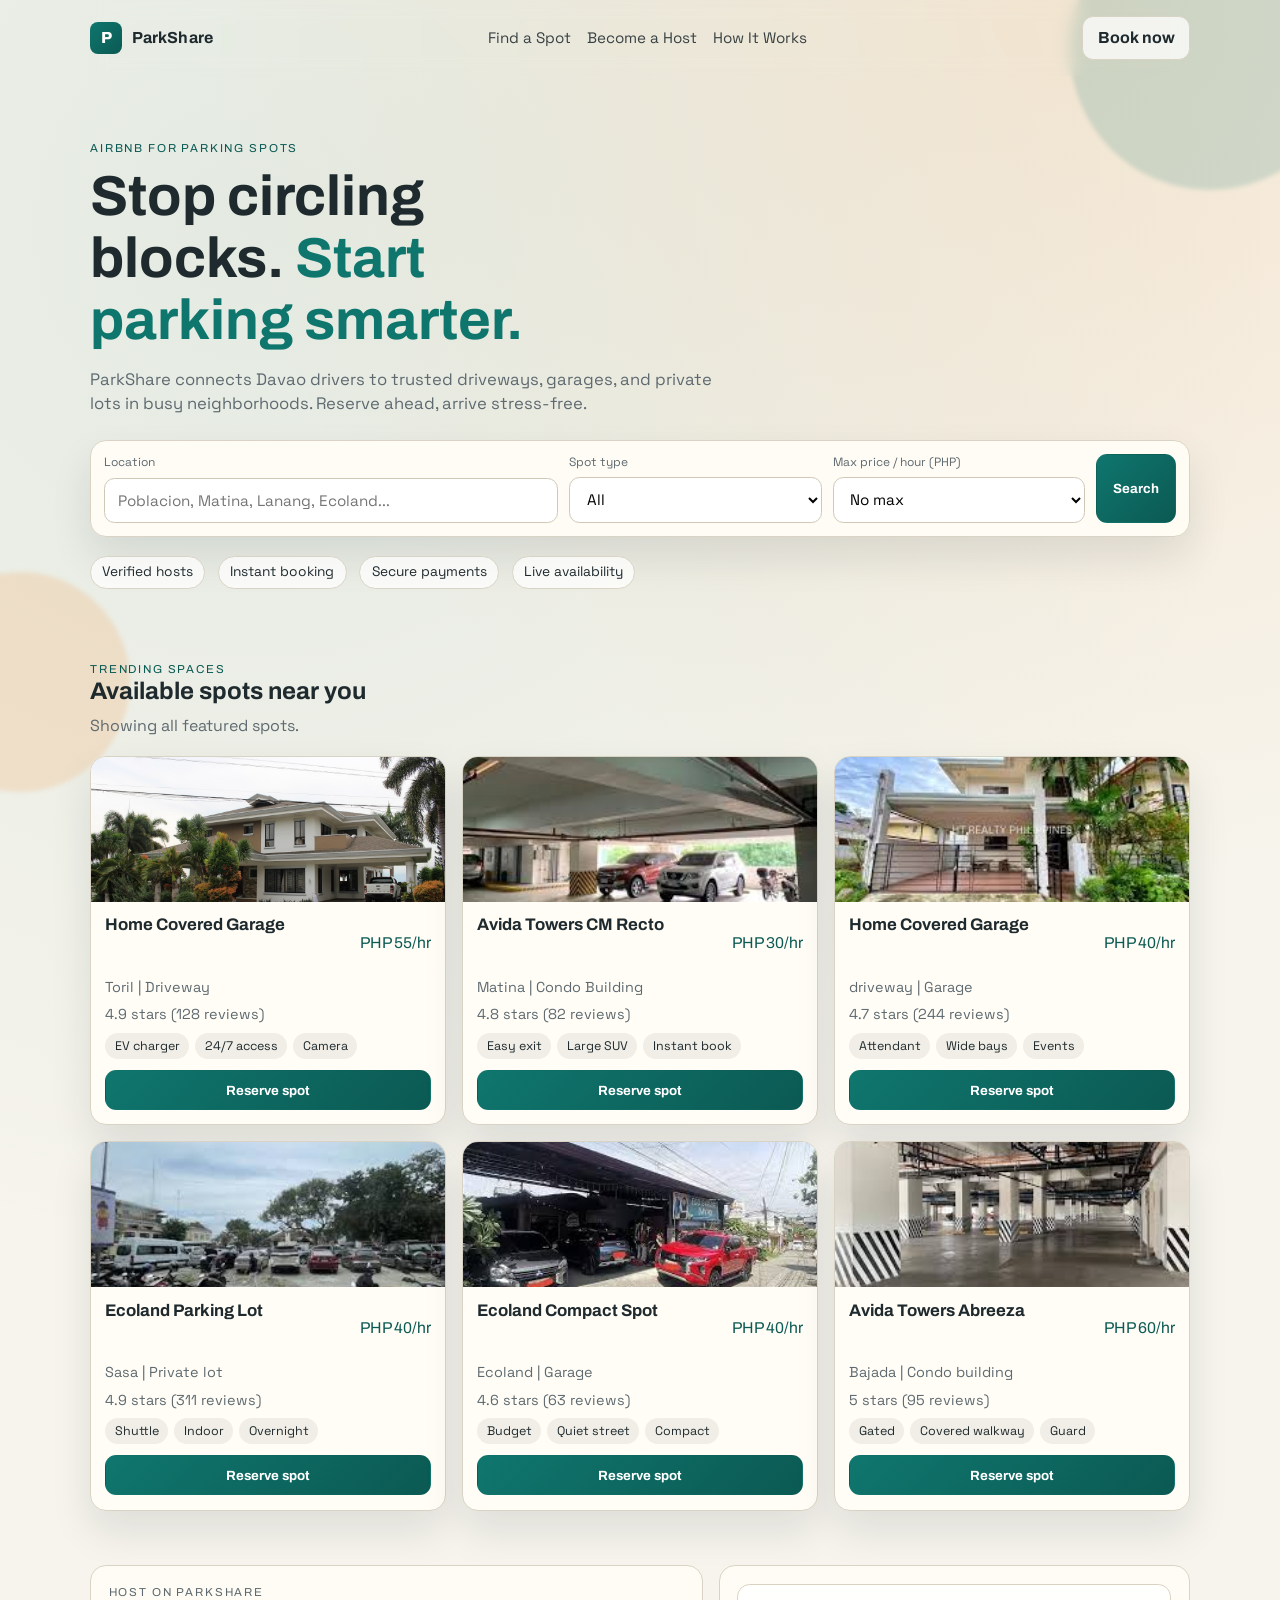
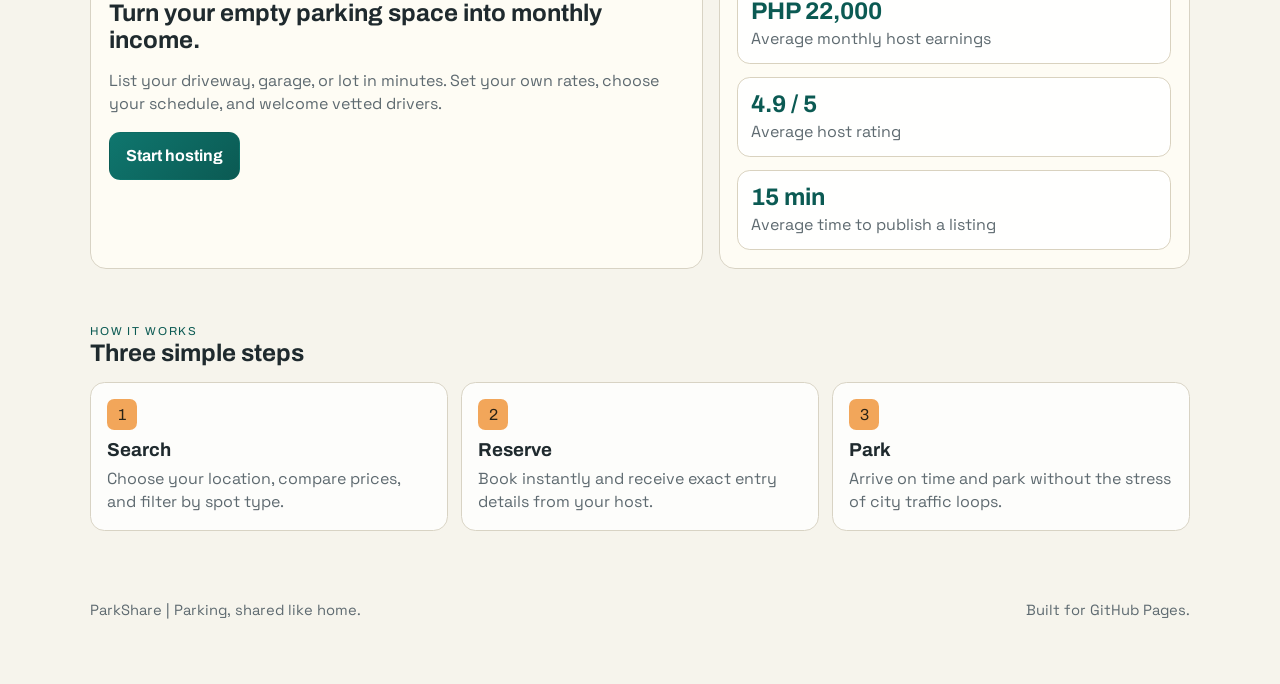
<file: index.html>
<!DOCTYPE html>
<html lang="en">
  <head>
    <meta charset="UTF-8" />
    <meta name="viewport" content="width=device-width, initial-scale=1.0" />
    <title>ParkShare Davao | Parking, Shared Like Home</title>
    <meta
      name="description"
      content="ParkShare helps Davao drivers find trusted parking spots and helps hosts earn from unused spaces."
    />
    <link rel="preconnect" href="https://fonts.googleapis.com" />
    <link rel="preconnect" href="https://fonts.gstatic.com" crossorigin />
    <link
      href="https://fonts.googleapis.com/css2?family=Archivo:wght@500;700;800&family=Space+Grotesk:wght@400;500;700&display=swap"
      rel="stylesheet"
    />
    <link rel="stylesheet" href="styles.css" />
  </head>
  <body>
    <div class="bg-orb orb-1" aria-hidden="true"></div>
    <div class="bg-orb orb-2" aria-hidden="true"></div>

    <header class="site-header">
      <a class="brand" href="#top" aria-label="ParkShare Home">
        <span class="brand-mark">P</span>
        <span class="brand-text">ParkShare</span>
      </a>
      <nav class="main-nav" aria-label="Main Navigation">
        <a href="#listings">Find a Spot</a>
        <a href="#host">Become a Host</a>
        <a href="#how">How It Works</a>
      </nav>
      <a class="btn btn-outline" href="#listings">Book now</a>
    </header>

    <main id="top">
      <section class="hero">
        <p class="eyebrow">AIRBNB FOR PARKING SPOTS</p>
        <h1>Stop circling blocks. <span>Start parking smarter.</span></h1>
        <p class="hero-copy">
          ParkShare connects Davao drivers to trusted driveways, garages, and private lots in busy neighborhoods.
          Reserve ahead, arrive stress-free.
        </p>

        <form id="searchForm" class="search-panel" aria-label="Search Parking Spots">
          <div class="field">
            <label for="location">Location</label>
            <input id="location" name="location" type="text" placeholder="Poblacion, Matina, Lanang, Ecoland..." />
          </div>
          <div class="field">
            <label for="spotType">Spot type</label>
            <select id="spotType" name="spotType">
              <option value="all">All</option>
              <option value="driveway">Driveway</option>
              <option value="garage">Garage</option>
              <option value="lot">Private Lot</option>
              <option value="Condo">Condo Building</option>
            </select>
          </div>
          <div class="field">
            <label for="priceCap">Max price / hour (PHP)</label>
            <select id="priceCap" name="priceCap">
              <option value="999">No max</option>
              <option value="30">PHP 30</option>
              <option value="40">PHP 40</option>
              <option value="50">PHP 50</option>
              <option value="60">PHP 60</option>
              <option value="80">PHP 80</option>
            </select>
          </div>
          <button class="btn btn-solid" type="submit">Search</button>
        </form>

        <ul class="trust-strip" aria-label="Key Features">
          <li>Verified hosts</li>
          <li>Instant booking</li>
          <li>Secure payments</li>
          <li>Live availability</li>
        </ul>
      </section>

      <section class="listings" id="listings">
        <div class="section-head">
          <p class="eyebrow">TRENDING SPACES</p>
          <h2>Available spots near you</h2>
          <p id="resultsText">Showing all featured spots.</p>
        </div>
        <div id="listingGrid" class="listing-grid" aria-live="polite"></div>
      </section>

      <section class="host" id="host">
        <div class="host-copy">
          <p class="eyebrow">HOST ON PARKSHARE</p>
          <h2>Turn your empty parking space into monthly income.</h2>
          <p>
            List your driveway, garage, or lot in minutes. Set your own rates, choose your schedule,
            and welcome vetted drivers.
          </p>
          <a class="btn btn-solid" href="#">Start hosting</a>
        </div>
        <div class="host-stats" aria-label="Host Benefits">
          <article>
            <h3>PHP 22,000</h3>
            <p>Average monthly host earnings</p>
          </article>
          <article>
            <h3>4.9 / 5</h3>
            <p>Average host rating</p>
          </article>
          <article>
            <h3>15 min</h3>
            <p>Average time to publish a listing</p>
          </article>
        </div>
      </section>

      <section class="how" id="how">
        <p class="eyebrow">HOW IT WORKS</p>
        <h2>Three simple steps</h2>
        <div class="steps">
          <article>
            <span>1</span>
            <h3>Search</h3>
            <p>Choose your location, compare prices, and filter by spot type.</p>
          </article>
          <article>
            <span>2</span>
            <h3>Reserve</h3>
            <p>Book instantly and receive exact entry details from your host.</p>
          </article>
          <article>
            <span>3</span>
            <h3>Park</h3>
            <p>Arrive on time and park without the stress of city traffic loops.</p>
          </article>
        </div>
      </section>
    </main>

    <footer class="site-footer">
      <p>ParkShare | Parking, shared like home.</p>
      <p>Built for GitHub Pages.</p>
    </footer>

    <script src="script.js"></script>
  </body>
</html>
</file>
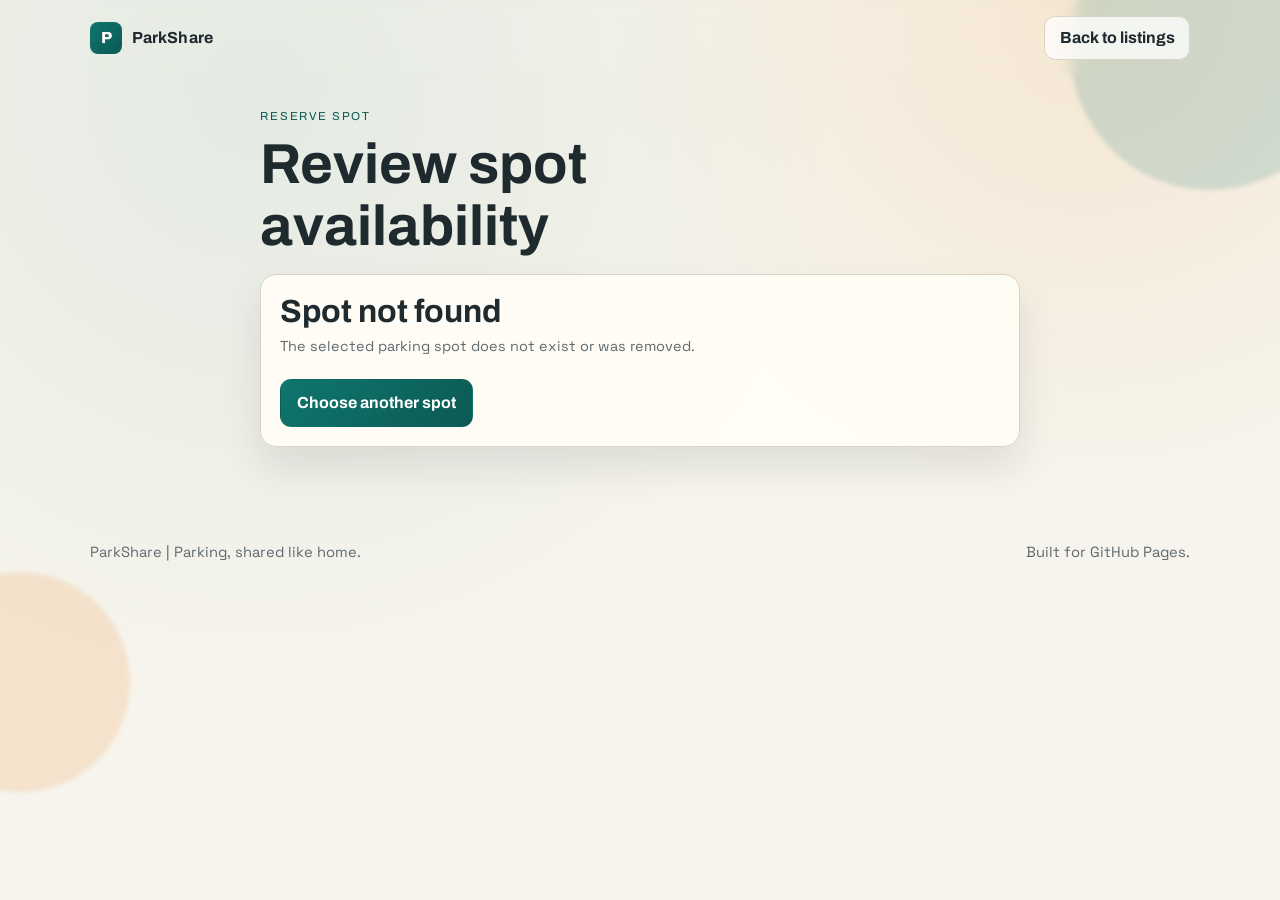
<file: reserve.html>
<!DOCTYPE html>
<html lang="en">
  <head>
    <meta charset="UTF-8" />
    <meta name="viewport" content="width=device-width, initial-scale=1.0" />
    <title>Reserve Spot | ParkShare Davao</title>
    <meta name="description" content="Reserve your selected parking spot and view available days and times." />
    <link rel="preconnect" href="https://fonts.googleapis.com" />
    <link rel="preconnect" href="https://fonts.gstatic.com" crossorigin />
    <link
      href="https://fonts.googleapis.com/css2?family=Archivo:wght@500;700;800&family=Space+Grotesk:wght@400;500;700&display=swap"
      rel="stylesheet"
    />
    <link rel="stylesheet" href="styles.css" />
  </head>
  <body>
    <div class="bg-orb orb-1" aria-hidden="true"></div>
    <div class="bg-orb orb-2" aria-hidden="true"></div>

    <header class="site-header">
      <a class="brand" href="index.html" aria-label="ParkShare Home">
        <span class="brand-mark">P</span>
        <span class="brand-text">ParkShare</span>
      </a>
      <a class="btn btn-outline" href="index.html#listings">Back to listings</a>
    </header>

    <main class="reserve-page">
      <section class="reserve-shell" aria-live="polite">
        <p class="eyebrow">RESERVE SPOT</p>
        <h1>Review spot availability</h1>
        <div id="reserveContent" class="reserve-card"></div>
      </section>
    </main>

    <footer class="site-footer">
      <p>ParkShare | Parking, shared like home.</p>
      <p>Built for GitHub Pages.</p>
    </footer>

    <script src="reserve.js"></script>
  </body>
</html>
</file>
<file: styles.css>
:root {
  --bg: #f6f4ec;
  --surface: #fffdf6;
  --ink: #1f2a2e;
  --muted: #5e6a70;
  --accent: #0f766e;
  --accent-strong: #0b5a53;
  --secondary: #f2a65a;
  --line: #d8d3c4;
  --shadow: 0 20px 40px rgba(20, 32, 35, 0.1);
}

* {
  box-sizing: border-box;
}

html,
body {
  margin: 0;
  padding: 0;
}

body {
  font-family: "Space Grotesk", "Segoe UI", sans-serif;
  color: var(--ink);
  background:
    radial-gradient(circle at 20% 10%, rgba(15, 118, 110, 0.08), transparent 45%),
    radial-gradient(circle at 85% 0%, rgba(242, 166, 90, 0.18), transparent 35%),
    var(--bg);
  min-height: 100vh;
  line-height: 1.45;
  overflow-x: hidden;
}

.bg-orb {
  position: fixed;
  border-radius: 999px;
  filter: blur(2px);
  z-index: -1;
}

.orb-1 {
  width: 280px;
  height: 280px;
  background: rgba(15, 118, 110, 0.16);
  top: -90px;
  right: -70px;
}

.orb-2 {
  width: 220px;
  height: 220px;
  background: rgba(242, 166, 90, 0.22);
  bottom: 12%;
  left: -90px;
}

.site-header,
main,
.site-footer {
  width: min(1100px, calc(100% - 2rem));
  margin-inline: auto;
}

.site-header {
  padding: 1rem 0;
  display: flex;
  align-items: center;
  justify-content: space-between;
  gap: 1rem;
  position: sticky;
  top: 0;
  backdrop-filter: blur(8px);
  z-index: 10;
}

.brand {
  display: inline-flex;
  align-items: center;
  gap: 0.6rem;
  text-decoration: none;
  color: var(--ink);
}

.brand-mark {
  display: grid;
  place-items: center;
  width: 2rem;
  height: 2rem;
  border-radius: 0.5rem;
  background: linear-gradient(135deg, var(--accent), var(--accent-strong));
  color: #fff;
  font-family: "Archivo", sans-serif;
  font-weight: 800;
}

.brand-text {
  font-family: "Archivo", sans-serif;
  font-weight: 700;
  letter-spacing: 0.01em;
}

.main-nav {
  display: flex;
  gap: 1rem;
}

.main-nav a {
  text-decoration: none;
  color: var(--ink);
  font-size: 0.95rem;
  opacity: 0.88;
}

.hero {
  padding: 4rem 0 2.5rem;
  animation: reveal 600ms ease;
}

.eyebrow {
  font-family: "Archivo", sans-serif;
  font-size: 0.72rem;
  letter-spacing: 0.16em;
  margin: 0;
  color: var(--accent-strong);
}

h1,
h2,
h3 {
  margin: 0;
  font-family: "Archivo", sans-serif;
  line-height: 1.1;
}

h1 {
  margin-top: 0.6rem;
  font-size: clamp(2.2rem, 4.4vw, 4rem);
  max-width: 14ch;
}

h1 span {
  color: var(--accent);
}

.hero-copy {
  max-width: 58ch;
  font-size: 1.04rem;
  color: var(--muted);
  margin: 1rem 0 1.5rem;
}

.search-panel {
  display: grid;
  grid-template-columns: 1.8fr 1fr 1fr auto;
  gap: 0.7rem;
  background: rgba(255, 253, 246, 0.92);
  border: 1px solid var(--line);
  border-radius: 1rem;
  padding: 0.8rem;
  box-shadow: var(--shadow);
}

.field {
  display: grid;
  gap: 0.35rem;
}

label {
  font-size: 0.75rem;
  color: var(--muted);
}

input,
select {
  width: 100%;
  border: 1px solid #cfc8b7;
  background: #fff;
  border-radius: 0.65rem;
  padding: 0.72rem 0.8rem;
  font-family: inherit;
  font-size: 0.95rem;
}

.btn {
  display: inline-flex;
  align-items: center;
  justify-content: center;
  gap: 0.4rem;
  border-radius: 0.7rem;
  text-decoration: none;
  font-weight: 700;
  font-family: "Archivo", sans-serif;
  border: 1px solid transparent;
  cursor: pointer;
  transition: transform 180ms ease, box-shadow 180ms ease;
  white-space: nowrap;
}

.btn:hover {
  transform: translateY(-1px);
}

.btn-solid {
  background: linear-gradient(135deg, var(--accent), var(--accent-strong));
  color: #fff;
  padding: 0.72rem 1rem;
}

.btn-outline {
  padding: 0.58rem 0.9rem;
  border-color: var(--line);
  color: var(--ink);
  background: rgba(255, 255, 255, 0.75);
}

.trust-strip {
  list-style: none;
  display: flex;
  flex-wrap: wrap;
  gap: 0.8rem;
  padding: 0;
  margin: 1.2rem 0 0;
}

.trust-strip li {
  border: 1px solid var(--line);
  border-radius: 999px;
  padding: 0.35rem 0.7rem;
  font-size: 0.86rem;
  background: rgba(255, 255, 255, 0.75);
}

.listings,
.host,
.how {
  padding: 2rem 0 1.4rem;
}

.section-head p:last-child {
  margin-top: 0.6rem;
  color: var(--muted);
}

.listing-grid {
  margin-top: 1.2rem;
  display: grid;
  grid-template-columns: repeat(3, minmax(0, 1fr));
  gap: 1rem;
}

.card {
  background: var(--surface);
  border: 1px solid var(--line);
  border-radius: 1rem;
  overflow: hidden;
  box-shadow: var(--shadow);
  animation: slide-up 450ms ease;
}

.card-image {
  height: 145px;
  background-size: cover;
  background-position: center;
}

.card-body {
  padding: 0.9rem;
}

.card-top {
  display: flex;
  justify-content: space-between;
  gap: 0.7rem;
  align-items: start;
}

.card h3 {
  font-size: 1.05rem;
}

.price {
  font-family: "Archivo", sans-serif;
  font-size: 0.98rem;
  color: var(--accent-strong);
}

.meta,
.rating {
  margin: 0.4rem 0;
  color: var(--muted);
  font-size: 0.9rem;
}

.badges {
  display: flex;
  flex-wrap: wrap;
  gap: 0.4rem;
  margin-top: 0.5rem;
}

.badges span {
  background: #f0eee6;
  border-radius: 999px;
  padding: 0.24rem 0.58rem;
  font-size: 0.78rem;
}

.card .btn {
  width: 100%;
  margin-top: 0.7rem;
}

.host {
  display: grid;
  grid-template-columns: 1.3fr 1fr;
  gap: 1rem;
  align-items: stretch;
}

.host-copy,
.host-stats {
  background: rgba(255, 253, 246, 0.9);
  border: 1px solid var(--line);
  border-radius: 1rem;
  padding: 1.1rem;
}

.host-copy p {
  color: var(--muted);
}

.host-stats {
  display: grid;
  gap: 0.8rem;
}

.host-stats article {
  border: 1px solid #d9d2bf;
  border-radius: 0.8rem;
  padding: 0.8rem;
  background: rgba(255, 255, 255, 0.88);
}

.host-stats h3 {
  color: var(--accent-strong);
  font-size: 1.5rem;
}

.host-stats p {
  margin: 0.2rem 0 0;
  color: var(--muted);
}

.steps {
  margin-top: 1rem;
  display: grid;
  grid-template-columns: repeat(3, minmax(0, 1fr));
  gap: 0.8rem;
}

.steps article {
  border: 1px solid var(--line);
  border-radius: 0.9rem;
  padding: 1rem;
  background: rgba(255, 255, 255, 0.78);
}

.steps span {
  display: inline-grid;
  place-items: center;
  width: 1.9rem;
  height: 1.9rem;
  border-radius: 0.45rem;
  background: var(--secondary);
  color: #2a2316;
  font-family: "Archivo", sans-serif;
  margin-bottom: 0.65rem;
}

.steps p {
  color: var(--muted);
  margin: 0.4rem 0 0;
}

.site-footer {
  padding: 2rem 0 3rem;
  color: var(--muted);
  font-size: 0.92rem;
  display: flex;
  justify-content: space-between;
  gap: 1rem;
  flex-wrap: wrap;
}

.reserve-page {
  padding: 2rem 0 3rem;
}

.reserve-shell {
  max-width: 760px;
  margin-inline: auto;
}

.reserve-shell h1 {
  margin-top: 0.6rem;
}

.reserve-card {
  margin-top: 1rem;
}

.reserve-details {
  background: rgba(255, 253, 246, 0.92);
  border: 1px solid var(--line);
  border-radius: 1rem;
  padding: 1.2rem;
  box-shadow: var(--shadow);
}

.reserve-details h2 {
  font-size: clamp(1.5rem, 2.6vw, 2rem);
}

.availability-panel {
  border: 1px solid #d9d2bf;
  border-radius: 0.8rem;
  background: rgba(255, 255, 255, 0.86);
  padding: 0.9rem;
  margin-top: 0.9rem;
}

.availability-panel h3 {
  font-size: 1rem;
}

.calendar-month {
  margin-top: 0.4rem;
}

.calendar-weekdays {
  margin-top: 0.7rem;
  display: grid;
  grid-template-columns: repeat(7, minmax(0, 1fr));
  gap: 0.45rem;
}

.weekday-label {
  font-size: 0.76rem;
  font-family: "Archivo", sans-serif;
  color: var(--muted);
  text-align: center;
}

.calendar-grid {
  margin-top: 0.45rem;
  display: grid;
  grid-template-columns: repeat(7, minmax(0, 1fr));
  gap: 0.45rem;
}

.day-cell {
  border: 1px solid #d9d2bf;
  border-radius: 0.65rem;
  min-height: 3.2rem;
  background: #fff;
  font-family: inherit;
  font-size: 0.88rem;
  color: var(--ink);
  cursor: pointer;
  transition: transform 160ms ease, background 160ms ease, border-color 160ms ease;
}

.day-empty {
  border-color: transparent;
  background: transparent;
  pointer-events: none;
}

.day-cell.is-available:hover {
  transform: translateY(-1px);
  border-color: var(--accent);
}

.day-cell.is-unavailable {
  opacity: 0.45;
  background: #f2f0e8;
  cursor: not-allowed;
}

.day-cell.is-selected {
  border-color: var(--accent-strong);
  background: rgba(15, 118, 110, 0.13);
}

.day-number {
  font-family: "Archivo", sans-serif;
  font-size: 0.94rem;
  letter-spacing: 0.01em;
}

.time-range {
  margin: 0.6rem 0 0;
  color: var(--muted);
}

.time-slots {
  margin-top: 0.7rem;
  display: flex;
  flex-wrap: wrap;
  gap: 0.5rem;
}

.time-slot {
  border: 1px solid #d9d2bf;
  border-radius: 999px;
  background: #fff;
  color: var(--ink);
  font-family: "Archivo", sans-serif;
  font-size: 0.82rem;
  padding: 0.44rem 0.7rem;
  cursor: pointer;
  transition: transform 160ms ease, border-color 160ms ease, background 160ms ease;
}

.time-slot:hover {
  transform: translateY(-1px);
  border-color: var(--accent);
}

.time-slot.is-disabled,
.time-slot:disabled {
  opacity: 0.45;
  background: #f2f0e8;
  color: #6f786f;
  cursor: not-allowed;
  transform: none;
}

.time-slot.is-selected {
  border-color: var(--accent-strong);
  background: rgba(15, 118, 110, 0.13);
}

.time-slot.is-in-range {
  border-color: #5f8f88;
  background: rgba(15, 118, 110, 0.08);
}

.slot-hint {
  font-size: 0.84rem;
}

.reserve-details .btn {
  margin-top: 1rem;
}

.reserve-details .btn:disabled {
  opacity: 0.58;
  cursor: not-allowed;
  transform: none;
}

@keyframes reveal {
  from {
    opacity: 0;
    transform: translateY(8px);
  }
  to {
    opacity: 1;
    transform: translateY(0);
  }
}

@keyframes slide-up {
  from {
    opacity: 0;
    transform: translateY(10px);
  }
  to {
    opacity: 1;
    transform: translateY(0);
  }
}

@media (max-width: 940px) {
  .site-header {
    flex-wrap: wrap;
    justify-content: center;
  }

  .search-panel {
    grid-template-columns: 1fr 1fr;
  }

  .listing-grid,
  .steps {
    grid-template-columns: repeat(2, minmax(0, 1fr));
  }

  .host {
    grid-template-columns: 1fr;
  }
}

@media (max-width: 640px) {
  .main-nav {
    width: 100%;
    justify-content: space-between;
  }

  .search-panel {
    grid-template-columns: 1fr;
  }

  .listing-grid,
  .steps {
    grid-template-columns: 1fr;
  }

  .site-footer {
    flex-direction: column;
  }

  .reserve-details {
    padding: 1rem;
  }

  .calendar-weekdays {
    gap: 0.3rem;
  }

  .calendar-grid {
    gap: 0.3rem;
  }

  .day-cell {
    min-height: 2.9rem;
  }
}
</file>
